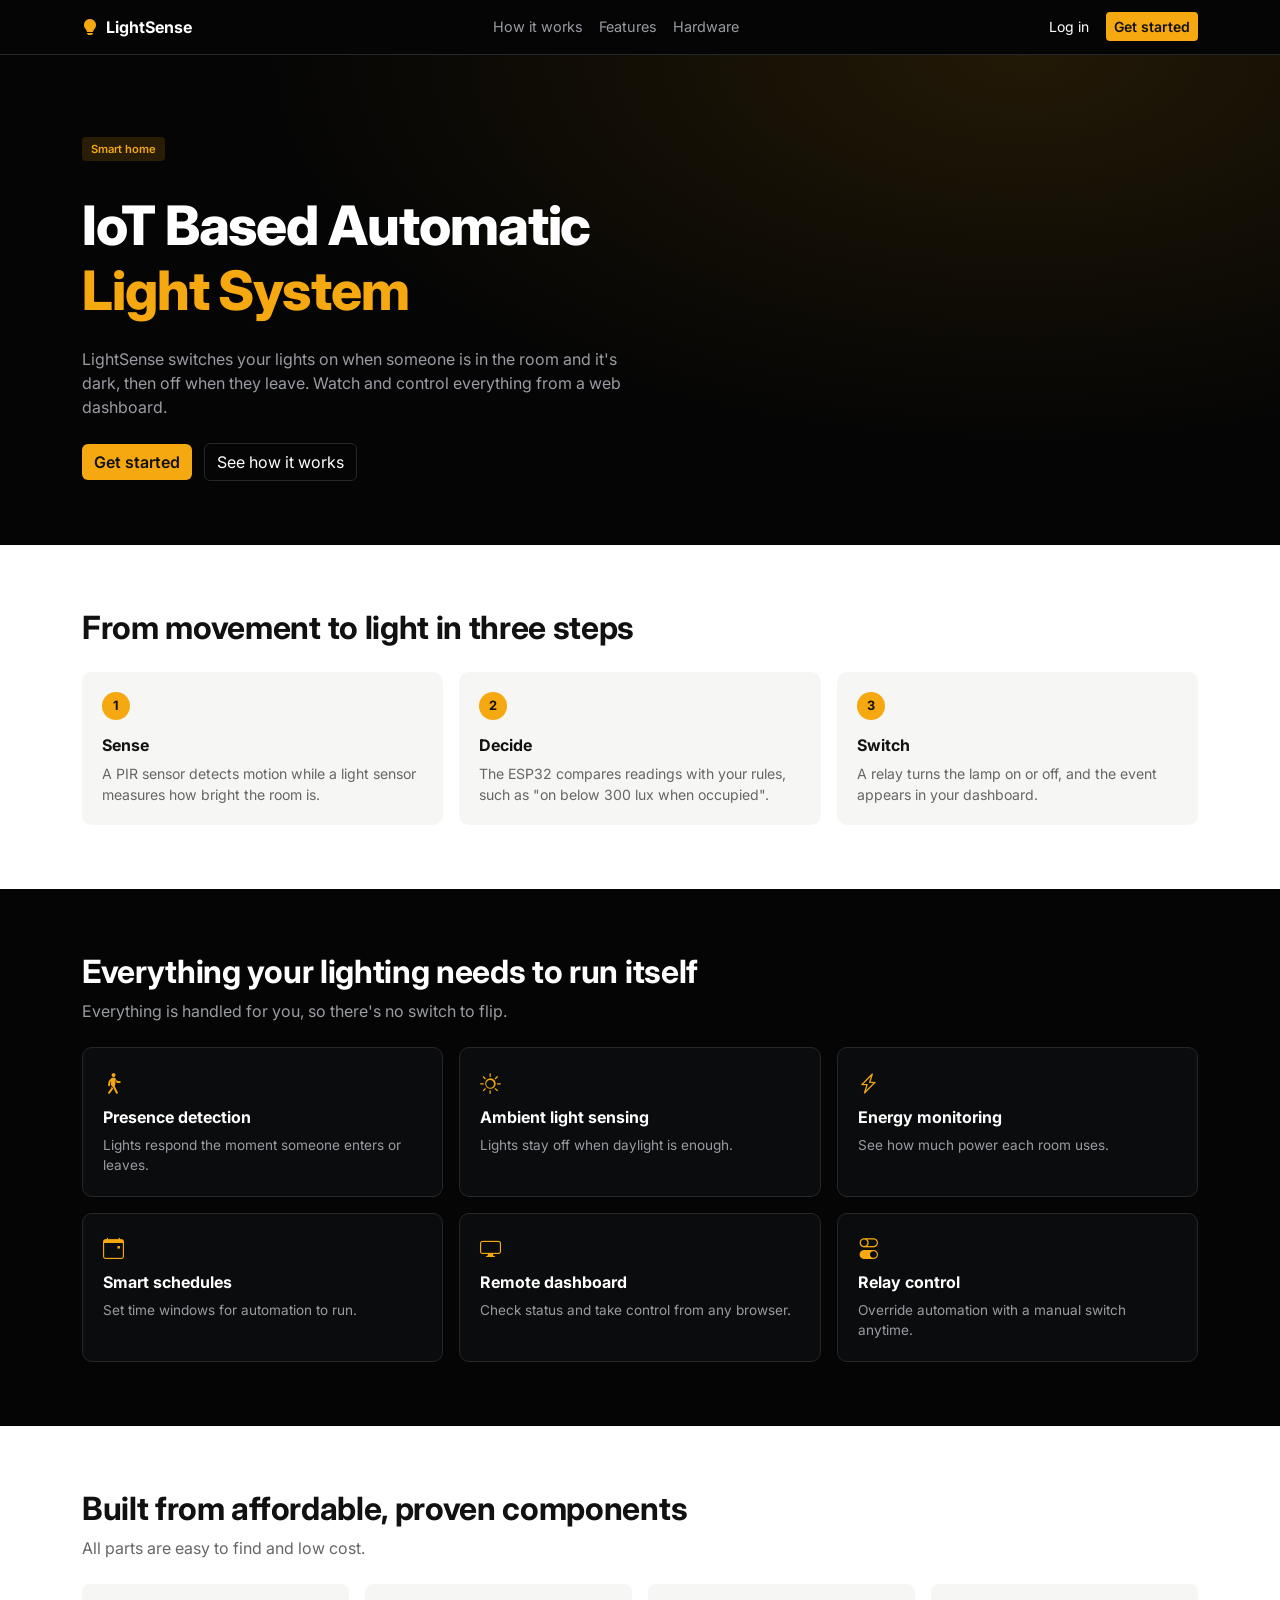
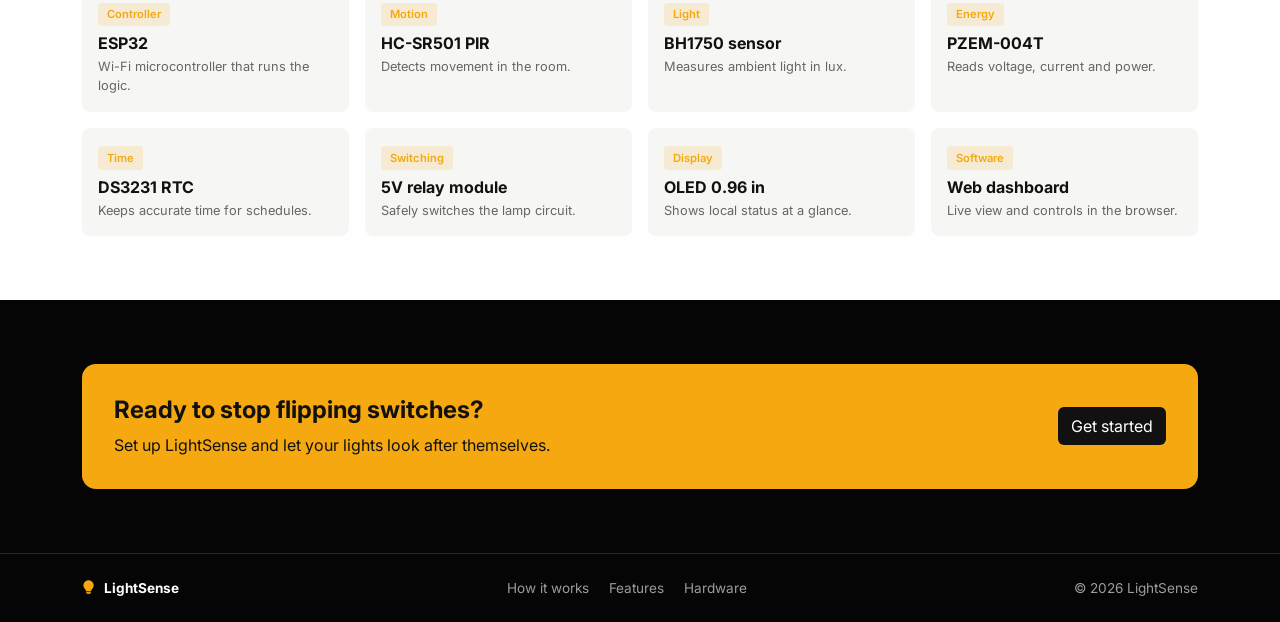
<file: Lightsense/index.html>
<!doctype html>
<html lang="en">
<head>
  <title>LightSense – IoT Based Automatic Light System</title>
  <meta charset="utf-8">
  <meta name="viewport" content="width=device-width,initial-scale=1">
  <link href="https://cdn.jsdelivr.net/npm/bootstrap@5.3.3/dist/css/bootstrap.min.css" rel="stylesheet">
  <link href="https://cdn.jsdelivr.net/npm/bootstrap-icons@1.11.3/font/bootstrap-icons.min.css" rel="stylesheet">
  <link href="https://fonts.googleapis.com/css2?family=Inter:wght@400;500;600;700;800&display=swap" rel="stylesheet">
  <link href="css/style.css" rel="stylesheet">
</head>
<body>
<nav class="navbar navbar-expand-md navbar-dark">
  <div class="container">
    <a class="brand" href="index.html"><i class="bi bi-lightbulb-fill" aria-hidden="true"></i>LightSense</a>
    <button class="navbar-toggler" type="button" data-bs-toggle="collapse" data-bs-target="#nav" aria-label="Toggle navigation" aria-controls="nav" aria-expanded="false">
      <span class="navbar-toggler-icon"></span>
    </button>
    <div class="collapse navbar-collapse" id="nav">
      <ul class="navbar-nav mx-auto">
        <li class="nav-item"><a class="nav-link" href="#how">How it works</a></li>
        <li class="nav-item"><a class="nav-link" href="#features">Features</a></li>
        <li class="nav-item"><a class="nav-link" href="#hardware">Hardware</a></li>
      </ul>
      <a class="btn btn-sm text-white me-2" href="login.html">Log in</a>
      <a class="btn btn-sm btn-amber" href="register.html">Get started</a>
    </div>
  </div>
</nav>

<main>
  <header class="hero">
    <div class="container">
      <span class="tag mb-3">Smart home</span>
      <h1 class="mt-3">IoT Based Automatic<br><span class="text-amber">Light System</span></h1>
      <p class="lead-m my-4">LightSense switches your lights on when someone is in the room and it's dark, then off when they leave. Watch and control everything from a web dashboard.</p>
      <a class="btn btn-amber me-2" href="register.html">Get started</a>
      <a class="btn btn-ghost" href="#how">See how it works</a>
    </div>
  </header>

  <section id="how" class="sec-light" aria-labelledby="how-title">
    <div class="container">
      <h2 class="sec-title mb-4" id="how-title">From movement to light in three steps</h2>
      <div class="row g-3">
        <div class="col-md-4">
          <div class="step">
            <div class="num mb-3">1</div>
            <h6 class="fw-bold">Sense</h6>
            <p>A PIR sensor detects motion while a light sensor measures how bright the room is.</p>
          </div>
        </div>
        <div class="col-md-4">
          <div class="step">
            <div class="num mb-3">2</div>
            <h6 class="fw-bold">Decide</h6>
            <p>The ESP32 compares readings with your rules, such as "on below 300 lux when occupied".</p>
          </div>
        </div>
        <div class="col-md-4">
          <div class="step">
            <div class="num mb-3">3</div>
            <h6 class="fw-bold">Switch</h6>
            <p>A relay turns the lamp on or off, and the event appears in your dashboard.</p>
          </div>
        </div>
      </div>
    </div>
  </section>

  <section id="features" aria-labelledby="features-title">
    <div class="container">
      <h2 class="sec-title" id="features-title">Everything your lighting needs to run itself</h2>
      <p class="lead-m mb-4">Everything is handled for you, so there's no switch to flip.</p>
      <div class="row g-3">
        <div class="col-md-6 col-lg-4"><div class="feat"><i class="bi bi-person-walking" aria-hidden="true"></i><h6 class="mt-2 fw-bold">Presence detection</h6><p>Lights respond the moment someone enters or leaves.</p></div></div>
        <div class="col-md-6 col-lg-4"><div class="feat"><i class="bi bi-brightness-high" aria-hidden="true"></i><h6 class="mt-2 fw-bold">Ambient light sensing</h6><p>Lights stay off when daylight is enough.</p></div></div>
        <div class="col-md-6 col-lg-4"><div class="feat"><i class="bi bi-lightning-charge" aria-hidden="true"></i><h6 class="mt-2 fw-bold">Energy monitoring</h6><p>See how much power each room uses.</p></div></div>
        <div class="col-md-6 col-lg-4"><div class="feat"><i class="bi bi-calendar-event" aria-hidden="true"></i><h6 class="mt-2 fw-bold">Smart schedules</h6><p>Set time windows for automation to run.</p></div></div>
        <div class="col-md-6 col-lg-4"><div class="feat"><i class="bi bi-display" aria-hidden="true"></i><h6 class="mt-2 fw-bold">Remote dashboard</h6><p>Check status and take control from any browser.</p></div></div>
        <div class="col-md-6 col-lg-4"><div class="feat"><i class="bi bi-toggles" aria-hidden="true"></i><h6 class="mt-2 fw-bold">Relay control</h6><p>Override automation with a manual switch anytime.</p></div></div>
      </div>
    </div>
  </section>

  <section id="hardware" class="sec-light" aria-labelledby="hardware-title">
    <div class="container">
      <h2 class="sec-title" id="hardware-title">Built from affordable, proven components</h2>
      <p class="lead-m mb-4">All parts are easy to find and low cost.</p>
      <div class="row g-3">
        <div class="col-6 col-lg-3"><div class="comp"><span class="tag">Controller</span><h6>ESP32</h6><p>Wi-Fi microcontroller that runs the logic.</p></div></div>
        <div class="col-6 col-lg-3"><div class="comp"><span class="tag">Motion</span><h6>HC-SR501 PIR</h6><p>Detects movement in the room.</p></div></div>
        <div class="col-6 col-lg-3"><div class="comp"><span class="tag">Light</span><h6>BH1750 sensor</h6><p>Measures ambient light in lux.</p></div></div>
        <div class="col-6 col-lg-3"><div class="comp"><span class="tag">Energy</span><h6>PZEM-004T</h6><p>Reads voltage, current and power.</p></div></div>
        <div class="col-6 col-lg-3"><div class="comp"><span class="tag">Time</span><h6>DS3231 RTC</h6><p>Keeps accurate time for schedules.</p></div></div>
        <div class="col-6 col-lg-3"><div class="comp"><span class="tag">Switching</span><h6>5V relay module</h6><p>Safely switches the lamp circuit.</p></div></div>
        <div class="col-6 col-lg-3"><div class="comp"><span class="tag">Display</span><h6>OLED 0.96 in</h6><p>Shows local status at a glance.</p></div></div>
        <div class="col-6 col-lg-3"><div class="comp"><span class="tag">Software</span><h6>Web dashboard</h6><p>Live view and controls in the browser.</p></div></div>
      </div>
    </div>
  </section>

  <section aria-labelledby="cta-title">
    <div class="container">
      <div class="cta d-md-flex justify-content-between align-items-center">
        <div>
          <h4 class="fw-bold" id="cta-title">Ready to stop flipping switches?</h4>
          <p class="mb-md-0">Set up LightSense and let your lights look after themselves.</p>
        </div>
        <a class="btn" href="register.html">Get started</a>
      </div>
    </div>
  </section>
</main>

<footer>
  <div class="container d-md-flex justify-content-between">
    <div><a class="brand" href="index.html"><i class="bi bi-lightbulb-fill" aria-hidden="true"></i>LightSense</a></div>
    <div>
      <a href="#how">How it works</a>
      <a href="#features">Features</a>
      <a href="#hardware">Hardware</a>
    </div>
    <div>© 2026 LightSense</div>
  </div>
</footer>

<script src="https://cdn.jsdelivr.net/npm/bootstrap@5.3.3/dist/js/bootstrap.bundle.min.js"></script>
<script src="js/main.js"></script>
</body>
</html>
</file>
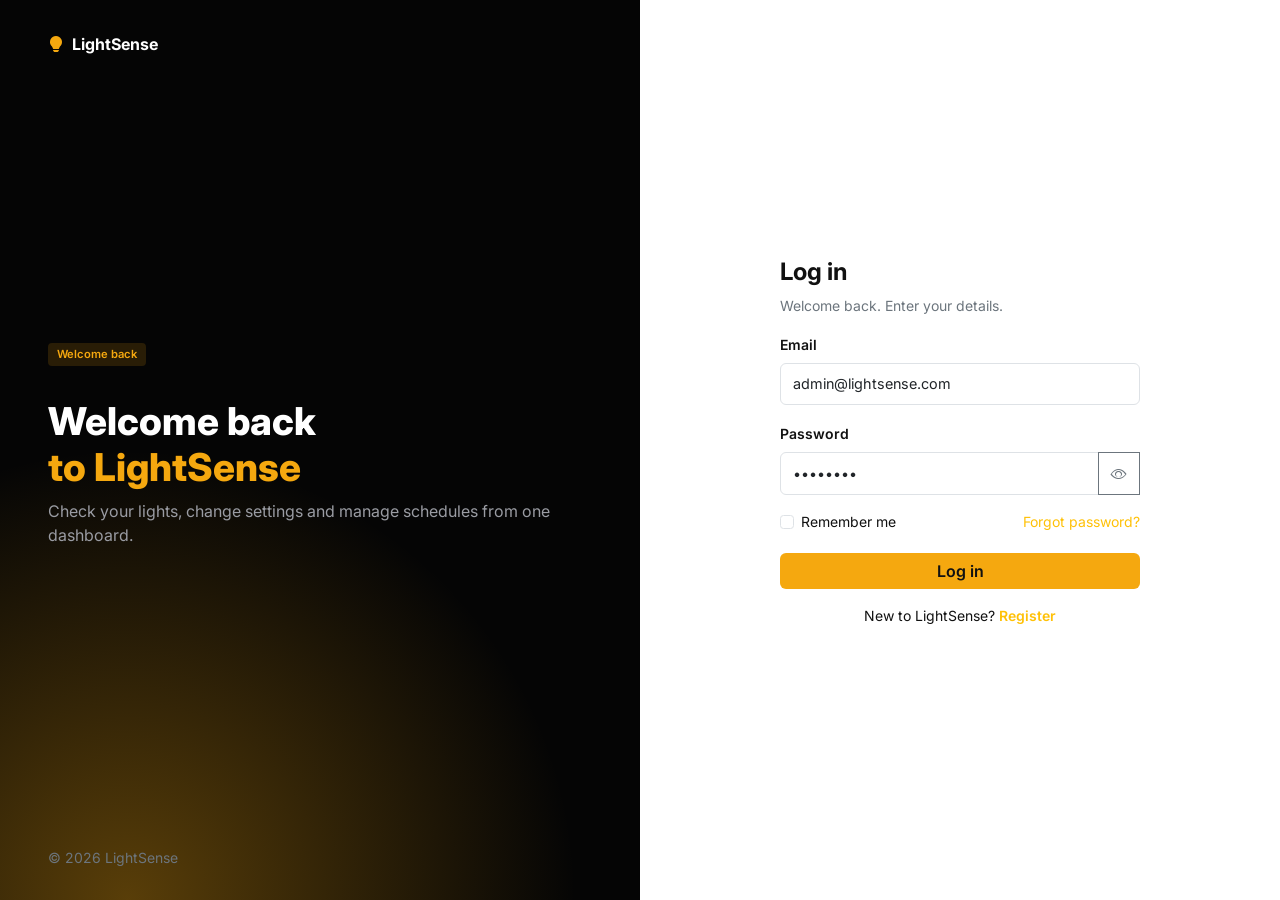
<file: Lightsense/login.html>
<!doctype html>
<html lang="en">
<head>
  <title>Log in – LightSense</title>
  <meta charset="utf-8">
  <meta name="viewport" content="width=device-width,initial-scale=1">
  <link href="https://cdn.jsdelivr.net/npm/bootstrap@5.3.3/dist/css/bootstrap.min.css" rel="stylesheet">
  <link href="https://cdn.jsdelivr.net/npm/bootstrap-icons@1.11.3/font/bootstrap-icons.min.css" rel="stylesheet">
  <link href="https://fonts.googleapis.com/css2?family=Inter:wght@400;500;600;700;800&display=swap" rel="stylesheet">
  <link href="css/style.css" rel="stylesheet">
</head>
<body>
<div class="row g-0 auth">
  <div class="col-lg-6 auth-side">
    <a class="brand" href="index.html"><i class="bi bi-lightbulb-fill" aria-hidden="true"></i>LightSense</a>
    <div>
      <span class="tag mb-3">Welcome back</span>
      <h2 class="mt-3">Welcome back<br><span class="text-amber">to LightSense</span></h2>
      <p class="lead-m">Check your lights, change settings and manage schedules from one dashboard.</p>
    </div>
    <small class="text-secondary foot">© 2026 LightSense</small>
  </div>

  <div class="col-lg-6 auth-form">
    <div class="box">
      <h4 class="fw-bold">Log in</h4>
      <p class="text-secondary small">Welcome back. Enter your details.</p>

      <form class="needs-check" novalidate>
        <div class="mb-3">
          <label class="form-label small fw-semibold" for="email">Email</label>
          <input type="email" class="form-control" id="email" required placeholder="you@example.com" autocomplete="email" value="admin@lightsense.com">
          <div class="invalid-feedback">Enter a valid email address.</div>
        </div>
        <div class="mb-3">
          <label class="form-label small fw-semibold" for="password">Password</label>
          <div class="input-group">
            <input type="password" class="form-control" id="password" minlength="8" required placeholder="At least 8 characters" autocomplete="current-password" value="admin123">
            <button type="button" class="btn btn-outline-secondary toggle-pw" data-target="#password" aria-label="Show password" aria-pressed="false">
              <i class="bi bi-eye" aria-hidden="true"></i>
            </button>
            <div class="invalid-feedback">Password must be at least 8 characters.</div>
          </div>
        </div>
        <div class="d-flex justify-content-between mb-3 small">
          <div class="form-check">
            <input class="form-check-input" type="checkbox" id="rem">
            <label class="form-check-label" for="rem">Remember me</label>
          </div>
          <a href="#" class="text-warning" onclick="return false;">Forgot password?</a>
        </div>
        <button class="btn btn-amber w-100" type="submit">Log in</button>
      </form>
      <p class="text-center small mt-3">New to LightSense? <a class="text-warning fw-semibold" href="register.html">Register</a></p>
    </div>
  </div>
</div>
<script src="https://cdn.jsdelivr.net/npm/bootstrap@5.3.3/dist/js/bootstrap.bundle.min.js"></script>
<script src="js/main.js"></script>
</body>
</html>
</file>
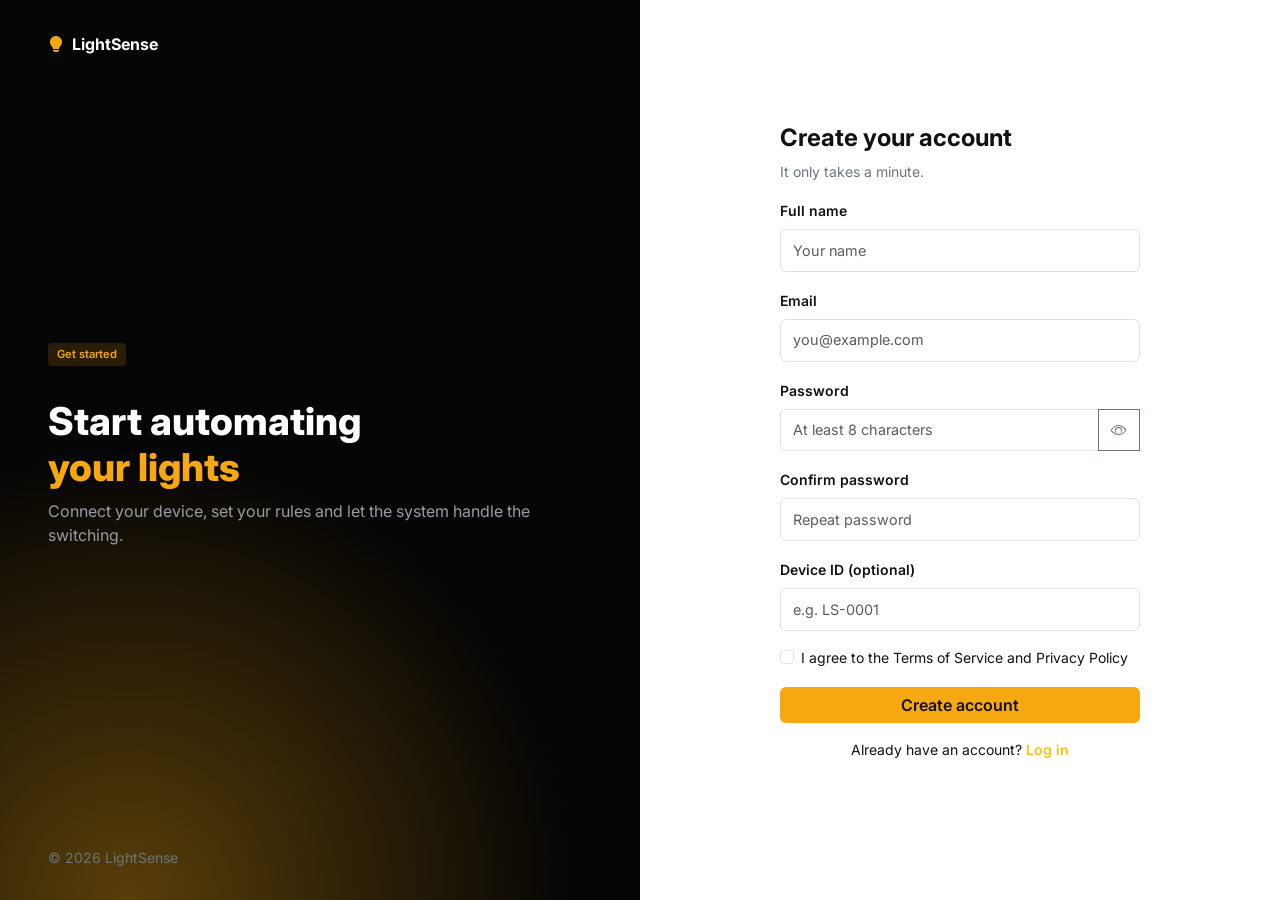
<file: Lightsense/register.html>
<!doctype html>
<html lang="en">
<head>
  <title>Register – LightSense</title>
  <meta charset="utf-8">
  <meta name="viewport" content="width=device-width,initial-scale=1">
  <link href="https://cdn.jsdelivr.net/npm/bootstrap@5.3.3/dist/css/bootstrap.min.css" rel="stylesheet">
  <link href="https://cdn.jsdelivr.net/npm/bootstrap-icons@1.11.3/font/bootstrap-icons.min.css" rel="stylesheet">
  <link href="https://fonts.googleapis.com/css2?family=Inter:wght@400;500;600;700;800&display=swap" rel="stylesheet">
  <link href="css/style.css" rel="stylesheet">
</head>
<body>
<div class="row g-0 auth">
  <div class="col-lg-6 auth-side">
    <a class="brand" href="index.html"><i class="bi bi-lightbulb-fill" aria-hidden="true"></i>LightSense</a>
    <div>
      <span class="tag mb-3">Get started</span>
      <h2 class="mt-3">Start automating<br><span class="text-amber">your lights</span></h2>
      <p class="lead-m">Connect your device, set your rules and let the system handle the switching.</p>
    </div>
    <small class="text-secondary foot">© 2026 LightSense</small>
  </div>

  <div class="col-lg-6 auth-form">
    <div class="box">
      <h4 class="fw-bold">Create your account</h4>
      <p class="text-secondary small">It only takes a minute.</p>
      <form class="needs-check" novalidate>
        <div class="mb-3">
          <label class="form-label small fw-semibold" for="name">Full name</label>
          <input class="form-control" id="name" required placeholder="Your name" autocomplete="name">
          <div class="invalid-feedback">Enter your name.</div>
        </div>
        <div class="mb-3">
          <label class="form-label small fw-semibold" for="email">Email</label>
          <input type="email" class="form-control" id="email" required placeholder="you@example.com" autocomplete="email">
          <div class="invalid-feedback">Enter a valid email address.</div>
        </div>
        <div class="mb-3">
          <label class="form-label small fw-semibold" for="password">Password</label>
          <div class="input-group">
            <input type="password" class="form-control" id="password" minlength="8" required placeholder="At least 8 characters" autocomplete="new-password">
            <button type="button" class="btn btn-outline-secondary toggle-pw" data-target="#password" aria-label="Show password" aria-pressed="false">
              <i class="bi bi-eye" aria-hidden="true"></i>
            </button>
            <div class="invalid-feedback">Password must be at least 8 characters.</div>
          </div>
        </div>
        <div class="mb-3">
          <label class="form-label small fw-semibold" for="confirm">Confirm password</label>
          <input type="password" class="form-control" id="confirm" required placeholder="Repeat password" autocomplete="new-password">
          <div class="invalid-feedback">Passwords do not match.</div>
        </div>
        <div class="mb-3">
          <label class="form-label small fw-semibold" for="dev">Device ID (optional)</label>
          <input class="form-control" id="dev" placeholder="e.g. LS-0001">
        </div>
        <div class="form-check mb-3 small">
          <input class="form-check-input" type="checkbox" id="terms" required>
          <label class="form-check-label" for="terms">I agree to the Terms of Service and Privacy Policy</label>
          <div class="invalid-feedback">You must accept the terms to continue.</div>
        </div>
        <button class="btn btn-amber w-100" type="submit">Create account</button>
      </form>
      <p class="text-center small mt-3">Already have an account? <a class="text-warning fw-semibold" href="login.html">Log in</a></p>
    </div>
  </div>
</div>
<script src="https://cdn.jsdelivr.net/npm/bootstrap@5.3.3/dist/js/bootstrap.bundle.min.js"></script>
<script src="js/main.js"></script>
</body>
</html>
</file>
<file: Lightsense/css/style.css>
:root{
  --amber:#f5a80f;
  --amber-d:#d98f00;
  --bg:#050505;
  --panel:#111214;
  --line:#26272b;
  --muted:#9a9ca3;
  --light:#f6f6f4;
}

body{
  font-family:'Inter',system-ui,sans-serif;
  background:var(--bg);
  color:#fff;
}

a{text-decoration:none}

.text-amber{color:var(--amber)}

/* Buttons */
.btn-amber{background:var(--amber);color:#111;font-weight:600;border:0}
.btn-amber:hover{background:var(--amber-d);color:#111}
.btn-ghost{border:1px solid var(--line);color:#fff}
.btn-ghost:hover{border-color:var(--amber);color:var(--amber)}

/* Brand */
.brand{display:flex;align-items:center;gap:.5rem;font-weight:700;color:#fff}
.brand i{color:var(--amber)}

/* Tag */
.tag{
  display:inline-block;
  background:rgba(245,168,15,.15);
  color:var(--amber);
  font-size:.7rem;
  font-weight:600;
  padding:.2rem .55rem;
  border-radius:4px;
}

/* Navbar */
.navbar{border-bottom:1px solid var(--line)}
.navbar .nav-link{color:var(--muted);font-size:.9rem}
.navbar .nav-link:hover{color:#fff}

/* Hero */
.hero{
  padding:5rem 0 4rem;
  background:radial-gradient(60% 80% at 80% 0,rgba(245,168,15,.12),transparent);
}
.hero h1{font-size:clamp(2.2rem,5vw,3.4rem);font-weight:800;letter-spacing:-.02em}

.lead-m{color:var(--muted);max-width:34rem}

/* Sections */
section{padding:4rem 0}
.sec-title{font-weight:700;font-size:clamp(1.5rem,3vw,2rem);letter-spacing:-.01em}
.sec-dark{background:var(--panel)}
.sec-light{background:#fff;color:#111}
.sec-light .lead-m{color:#666}

/* Steps */
.step{background:var(--light);color:#111;border-radius:10px;padding:1.25rem;height:100%}
.step .num{
  width:28px;height:28px;border-radius:50%;
  background:var(--amber);
  display:grid;place-items:center;
  font-weight:700;font-size:.8rem;
}
.step p{color:#666;font-size:.88rem;margin:0}

/* Features */
.feat i{color:var(--amber);font-size:1.3rem}
.feat{background:#0b0c0d;border:1px solid var(--line);border-radius:10px;padding:1.25rem;height:100%}
.feat p{color:var(--muted);font-size:.85rem;margin:0}

/* Components */
.comp{background:var(--light);border-radius:8px;padding:1rem;height:100%}
.comp h6{font-weight:700;margin:.5rem 0 .25rem}
.comp p{color:#666;font-size:.8rem;margin:0}

/* CTA */
.cta{background:var(--amber);color:#111;border-radius:14px;padding:2rem}
.cta .btn{background:#111;color:#fff}

/* Footer */
footer{border-top:1px solid var(--line);padding:1.5rem 0;color:var(--muted);font-size:.85rem}
footer a{color:var(--muted);margin-right:1rem}

/* ---------- Auth pages ---------- */
.auth{min-height:100vh}
.auth-side{
  background:#050505 radial-gradient(70% 50% at 20% 100%,rgba(245,168,15,.35),transparent);
  padding:2rem 3rem;
  display:flex;flex-direction:column;justify-content:space-between;
}
.auth-side h2{font-weight:800;font-size:2.4rem}
.auth-form{
  background:#fff;color:#111;
  display:flex;align-items:center;justify-content:center;
  padding:2rem;
}
.auth-form .box{width:100%;max-width:360px}
.auth-form .form-control{font-size:.9rem;padding:.6rem .75rem}
.auth-form .form-control:focus{
  border-color:var(--amber);
  box-shadow:0 0 0 .2rem rgba(245,168,15,.25);
}
.form-check-input:checked{background-color:var(--amber);border-color:var(--amber)}

@media(max-width:991px){
  .auth-side{padding:1.5rem;min-height:auto;gap:1.5rem}
  .auth-side h2{font-size:1.8rem}
  .auth-side .foot{display:none}
  .auth-form{align-items:flex-start;border-radius:16px 16px 0 0}
}

/* ---------- Dashboard ---------- */
.dash{display:flex;min-height:100vh;background:#0a0a0b}
.side{
  width:210px;
  background:var(--panel);
  border-right:1px solid var(--line);
  padding:1rem;
  display:flex;flex-direction:column;gap:.25rem;
  flex-shrink:0;
}
.side a{
  color:var(--muted);
  padding:.5rem .7rem;
  border-radius:6px;
  font-size:.88rem;
  display:flex;gap:.6rem;align-items:center;
}
.side a.active,.side a:hover{background:#1c1d20;color:#fff}

.main{flex:1;padding:1.5rem;min-width:0}

.card-d{
  background:var(--panel);
  border:1px solid var(--line);
  border-radius:10px;
  padding:1rem;
  height:100%;
}
.card-d small{color:var(--muted)}
.stat{font-size:1.6rem;font-weight:700}

.bar{height:5px;background:#26272b;border-radius:3px;overflow:hidden}
.bar span{display:block;height:100%;background:var(--amber);width:0;transition:width .5s}

.form-switch .form-check-input{background-color:#3a3b40;border:0}

.btn-seg{background:#1c1d20;color:var(--muted);border:0}
.btn-seg.on{background:var(--amber);color:#111;font-weight:600}

.form-range::-webkit-slider-thumb{background:var(--amber)}
.form-range::-moz-range-thumb{background:var(--amber);border:0}

#chart{display:block;width:100%;height:170px}

.log li{
  font-size:.82rem;
  padding:.4rem 0;
  border-bottom:1px solid var(--line);
  color:var(--muted);
  list-style:none;
}

@media(max-width:767px){
  .dash{flex-direction:column}
  .side{width:100%;flex-direction:row;overflow-x:auto}
}

/* ---------- Accessibility: visible focus ---------- */
.btn:focus-visible,
.side a:focus-visible,
.form-control:focus-visible,
.form-check-input:focus-visible,
.navbar-toggler:focus-visible{
  outline:2px solid var(--amber);
  outline-offset:2px;
}

/* Reduced motion */
@media(prefers-reduced-motion:reduce){
  *{transition:none!important;animation:none!important}
}
</file>
